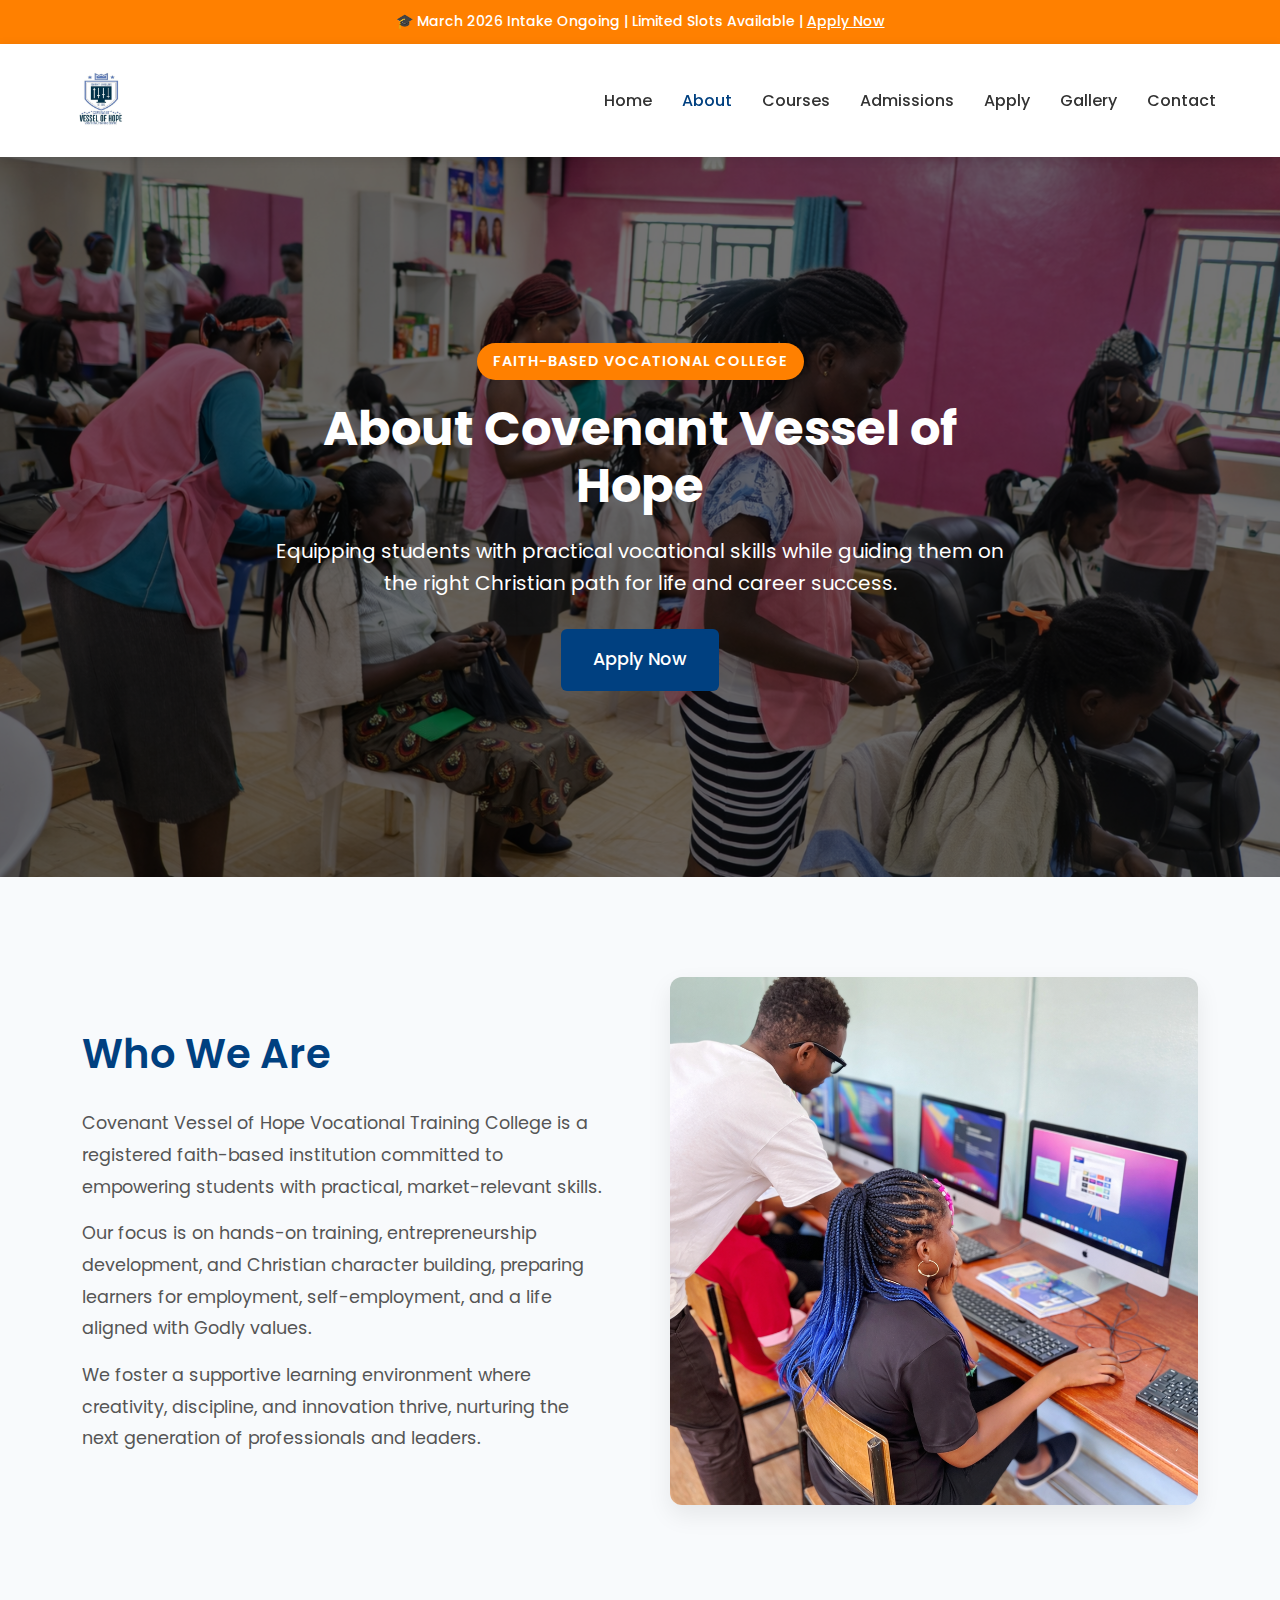
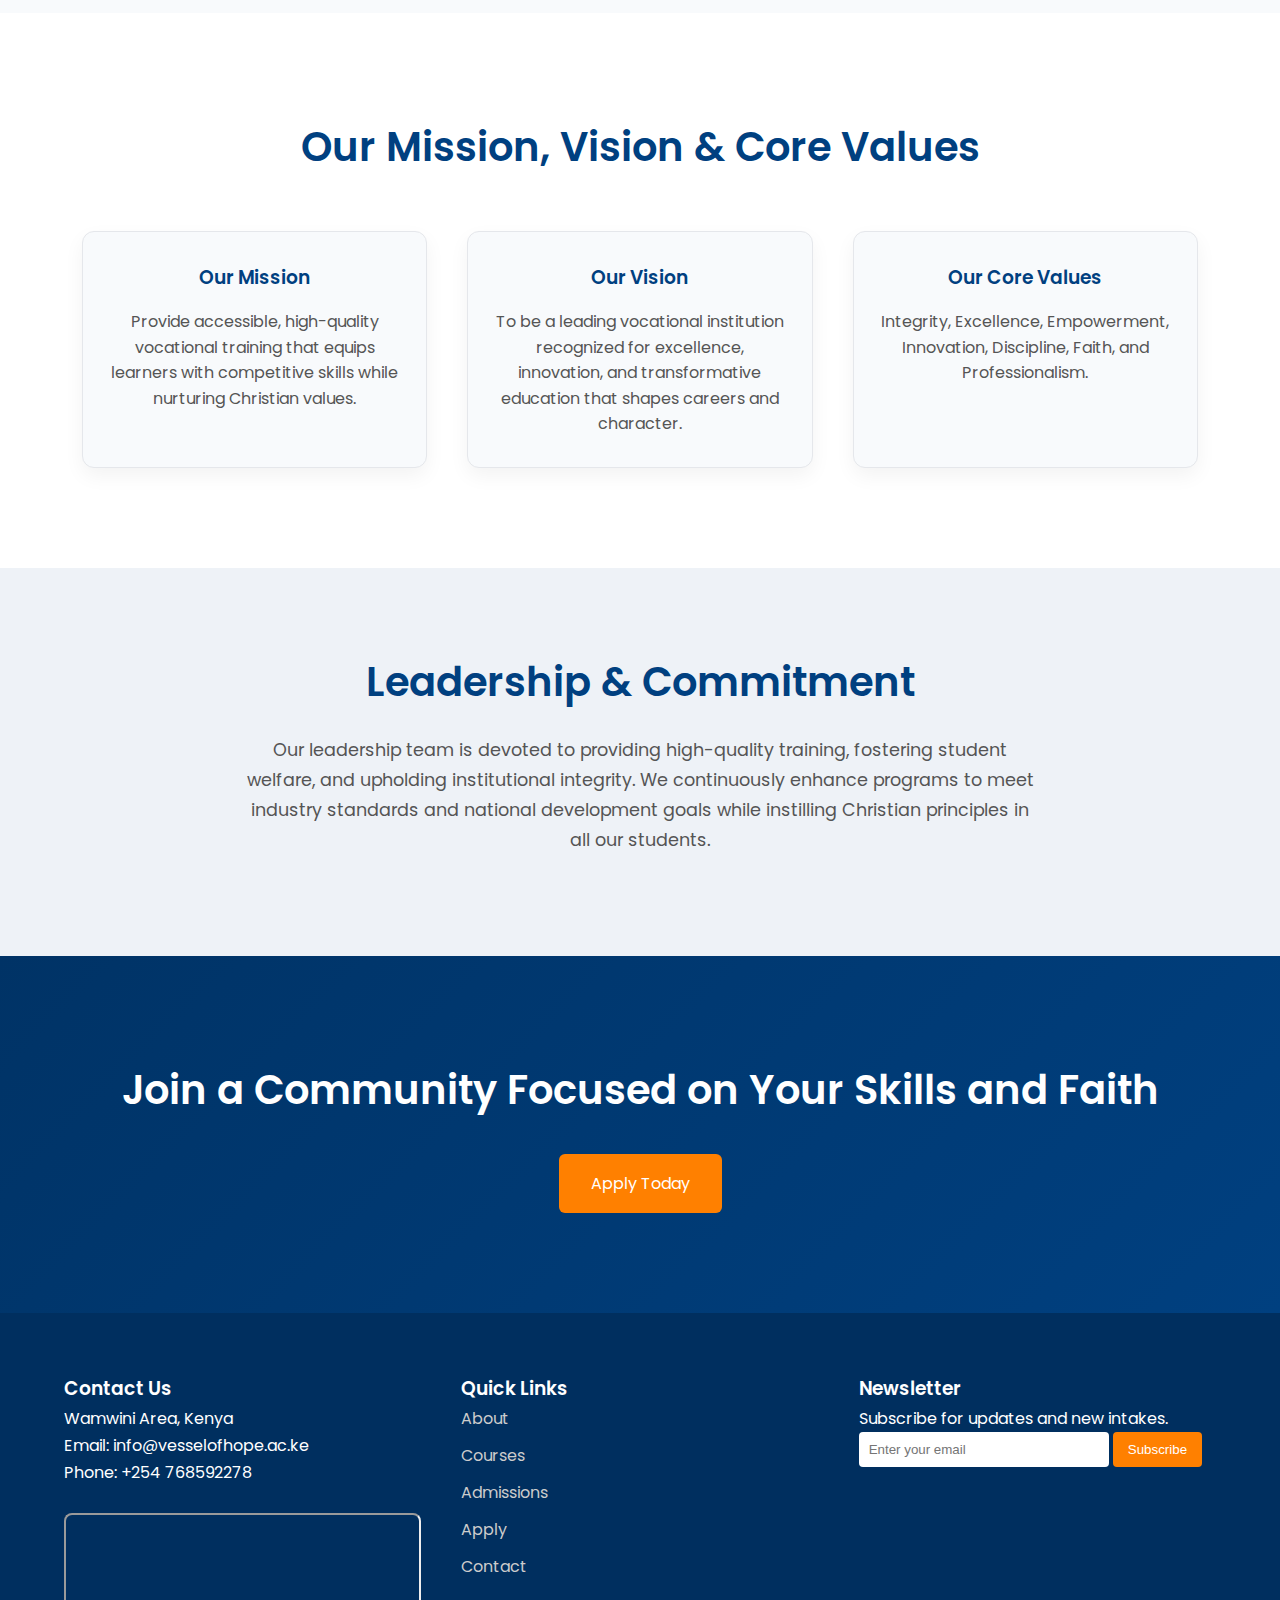
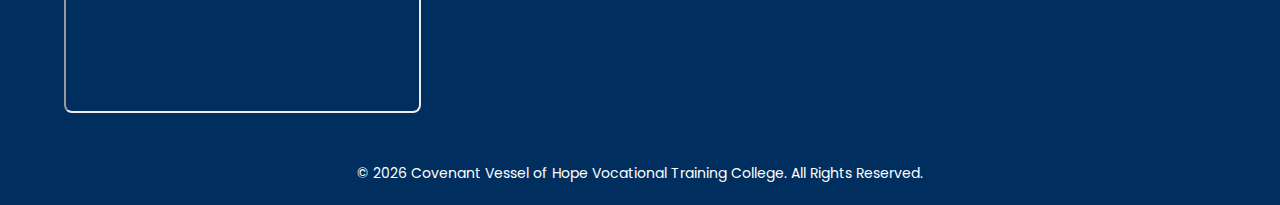
<file: about.html>
<!DOCTYPE html>
<html lang="en">
<head>

<meta charset="UTF-8">
<meta name="viewport" content="width=device-width, initial-scale=1.0">

<title>About Us | Covenant Vessel of Hope Vocational Training College</title>

<meta name="description" content="Learn more about Covenant Vessel of Hope Vocational Training College, our mission, vision, values, leadership, and commitment to quality vocational education in Kenya.">
<meta name="keywords" content="About Covenant Vessel of Hope, Vocational College Kenya, TVET College Wamwini, Skills Training Kenya">
<meta name="author" content="Covenant Vessel of Hope Vocational Training College">

<meta property="og:title" content="About Covenant Vessel of Hope Vocational Training College">
<meta property="og:description" content="Discover our mission, vision and commitment to empowering skills and transforming futures.">
<meta property="og:image" content="images/hero.jpg">
<meta property="og:type" content="website">

<link rel="icon" href="images/favicon.png">
<link href="https://fonts.googleapis.com/css2?family=Poppins:wght@300;400;500;600;700&display=swap" rel="stylesheet">

<style>

/* ================= GLOBAL ================= */
*{margin:0;padding:0;box-sizing:border-box;}
body{font-family:'Poppins',sans-serif;background:#f4f6f9;color:#333;line-height:1.7;}
.container{width:90%;max-width:1200px;margin:auto;}
section{padding:80px 0;}
h1,h2,h3{font-weight:600;}
.btn{display:inline-block;padding:14px 28px;background:#004080;color:#fff;text-decoration:none;border-radius:6px;transition:0.3s;cursor:pointer;}
.btn:hover{background:#002f5f;}

/* ================= TOP BAR ================= */
.top-bar{background:#ff8000;color:#fff;text-align:center;padding:10px;font-weight:500;font-size:14px;}

/* ================= HEADER ================= */
header{background:#fff;position:sticky;top:0;z-index:1000;box-shadow:0 2px 10px rgba(0,0,0,0.1);}
.nav-container{display:flex;justify-content:space-between;align-items:center;padding:15px 0;}
.logo img{height:75px;}
nav ul{display:flex;list-style:none;gap:30px;}
nav ul li a{text-decoration:none;color:#333;font-weight:500;transition:0.3s;}
nav ul li a:hover{color:#004080;}

/* BURGER MENU FOR MOBILE */
.burger{display:none;flex-direction:column;gap:5px;cursor:pointer;}
.burger div{width:25px;height:3px;background:#004080;}

/* ================= HERO ================= */
.page-hero{
position:relative;
height:60vh;
background:url('images/hero.jpg') center/cover no-repeat;
display:flex;
align-items:center;
justify-content:center;
text-align:center;
color:#fff;
}
.page-hero::after{
content:"";
position:absolute;
width:100%;
height:100%;
background:rgba(0,0,0,0.65);
}
.page-hero-content{
position:relative;
z-index:2;
max-width:800px;
}
.page-hero h1{font-size:2.8rem;margin-bottom:20px;}
.page-hero p{font-size:1.2rem;}

/* ================= ABOUT SECTION ================= */
.about-section{background:#fff;}
.about-grid{
display:grid;
grid-template-columns:1fr 1fr;
gap:50px;
align-items:center;
}
.about-grid img{
width:100%;
border-radius:10px;
box-shadow:0 10px 25px rgba(0,0,0,0.08);
}

/* ================= MISSION VISION VALUES ================= */
.mvv{background:#eef2f7;text-align:center;}
.mvv-grid{
display:grid;
grid-template-columns:repeat(auto-fit,minmax(250px,1fr));
gap:40px;
margin-top:40px;
}
.mvv-card{
background:#fff;
padding:30px;
border-radius:10px;
box-shadow:0 8px 20px rgba(0,0,0,0.05);
}
.mvv-card h3{color:#004080;margin-bottom:15px;}

/* ================= LEADERSHIP ================= */
.leadership{background:#fff;text-align:center;}
.leadership p{max-width:800px;margin:20px auto;}

/* ================= CTA ================= */
.cta{background:#004080;color:#fff;text-align:center;padding:60px 0;}
.cta h2{margin-bottom:20px;}

/* ================= FOOTER ================= */
footer{background:#002f5f;color:#fff;padding:60px 0 20px;}
.footer-grid{display:grid;grid-template-columns:repeat(auto-fit,minmax(250px,1fr));gap:40px;}
footer ul{list-style:none;}
footer ul li{margin-bottom:10px;}
footer ul li a{color:#ccc;text-decoration:none;}
footer ul li a:hover{color:#fff;}
.newsletter input{padding:10px;width:70%;border:none;border-radius:4px;}
.newsletter button{padding:10px 15px;border:none;background:#ff8000;color:#fff;border-radius:4px;cursor:pointer;}
.copyright{text-align:center;margin-top:40px;font-size:14px;}
iframe{border-radius:8px;}

/* ================= RESPONSIVE ================= */

/* Medium screens / tablets */
@media (max-width:1024px){
  .page-hero h1{font-size:2.5rem;}
  .page-hero p{font-size:1.1rem;}
  .about-grid{gap:30px;}
  .mvv-grid{gap:30px;}
}

/* Small screens / mobile */
@media (max-width:768px){
  .nav-container{flex-direction:column;align-items:flex-start;}
  nav ul{flex-direction:column;gap:15px;width:100%;display:none;}
  nav ul.active{display:flex;}
  .burger{display:flex;}
  .page-hero h1{font-size:2rem;}
  .page-hero p{font-size:1rem;}
  .about-grid{grid-template-columns:1fr;gap:20px;}
  .mvv-grid{gap:20px;}
  .mvv-card{padding:20px;}
  .leadership p{padding:0 15px;}
}

/* Extra small screens */
@media (max-width:480px){
  .page-hero h1{font-size:1.8rem;}
  .page-hero p{font-size:0.95rem;}
  .top-bar{font-size:12px;padding:8px;}
  .btn{padding:12px 20px;}
}

</style>

</head>
<body>
<div class="top-bar">
🎓 March 2026 Intake Ongoing | Limited Slots Available | 
<a href="apply.html" style="color:#fff;text-decoration:underline;">Apply Now</a>
</div>

<header>
  <div class="container nav-container">
    <a href="index.html" class="logo">
      <img src="vohlogo.jpg" alt="College Logo">
    </a>

    <!-- Hidden checkbox for toggling -->
    <input type="checkbox" id="menu-toggle" />

    <!-- Burger icon on the right -->
    <label for="menu-toggle" class="burger">
      <span></span>
      <span></span>
      <span></span>
    </label>

    <nav>
      <ul>
        <li><a href="index.html">Home</a></li>
        <li><a href="about.html" style="color:#004080;">About</a></li>
        <li><a href="course.html">Courses</a></li>
        <li><a href="adimission.html">Admissions</a></li>
        <li><a href="apply.html">Apply</a></li>
         <li><a href="gallery.html">Gallery</a></li>
        <li><a href="contact.html">Contact</a></li>
      </ul>
    </nav>
  </div>
</header>

<style>
    /* HIDE CHECKBOX */
#menu-toggle { display: none; }

/* BURGER ICON ON RIGHT */
.burger {
  display: none;       /* visible only on mobile */
  flex-direction: column;
  gap: 5px;
  cursor: pointer;
}
.burger span {
  display: block;
  width: 25px;
  height: 3px;
  background: #004080;
  border-radius: 2px;
  transition: 0.3s;
}

/* NAV STYLING */
nav ul {
  display: flex;
  list-style: none;
  gap: 30px;
}

/* MOBILE RESPONSIVE */
@media (max-width: 768px) {
  nav ul {
    display: none;
    flex-direction: column;
    width: 100%;
    background: #fff;
    position: absolute;
    top: 100%;
    left: 0;
    box-shadow: 0 5px 10px rgba(0,0,0,0.1);
  }
  nav ul li {
    width: 100%;
    text-align: center;
    padding: 15px 0;
  }

  /* SHOW BURGER ON RIGHT */
  .burger {
    display: flex;
    order: 2;          /* ensures it’s after the logo in flex */
  }
  .nav-container {
    display: flex;
    justify-content: space-between;
    align-items: center;
    position: relative;
  }

  /* TOGGLE MENU WHEN CHECKBOX CHECKED */
  #menu-toggle:checked + .burger + nav ul {
    display: flex;
  }
}

</style>

<!-- HERO SECTION -->
<section class="hero about-hero">
  <div class="hero-overlay"></div>
  <div class="hero-content">
    <span class="hero-badge">Faith-Based Vocational College</span>
    <h1>About Covenant Vessel of Hope</h1>
    <p>Equipping students with practical vocational skills while guiding them on the right Christian path for life and career success.</p>
    <a href="apply.html" class="btn">Apply Now</a>
  </div>
</section>

<!-- ABOUT US -->
<section class="about-section">
  <div class="container about-grid">
    <div class="about-text">
      <h2>Who We Are</h2>
      <p>
        Covenant Vessel of Hope Vocational Training College is a registered faith-based institution committed to empowering students with practical, market-relevant skills.
      </p>
      <p>
        Our focus is on hands-on training, entrepreneurship development, and Christian character building, preparing learners for employment, self-employment, and a life aligned with Godly values.
      </p>
      <p>
        We foster a supportive learning environment where creativity, discipline, and innovation thrive, nurturing the next generation of professionals and leaders.
      </p>
    </div>
    <div class="about-image">
      <img src="ictgd.png" alt="Students in Training">
    </div>
  </div>
</section>

<!-- MISSION, VISION & VALUES -->
<section class="mvv">
  <div class="container">
    <h2>Our Mission, Vision & Core Values</h2>
    <div class="mvv-grid">

      <div class="mvv-card">
        <h3>Our Mission</h3>
        <p>Provide accessible, high-quality vocational training that equips learners with competitive skills while nurturing Christian values.</p>
      </div>

      <div class="mvv-card">
        <h3>Our Vision</h3>
        <p>To be a leading vocational institution recognized for excellence, innovation, and transformative education that shapes careers and character.</p>
      </div>

      <div class="mvv-card">
        <h3>Our Core Values</h3>
        <p>Integrity, Excellence, Empowerment, Innovation, Discipline, Faith, and Professionalism.</p>
      </div>

    </div>
  </div>
</section>

<!-- LEADERSHIP -->
<section class="leadership">
  <div class="container">
    <h2>Leadership & Commitment</h2>
    <p>
      Our leadership team is devoted to providing high-quality training, fostering student welfare, and upholding institutional integrity. We continuously enhance programs to meet industry standards and national development goals while instilling Christian principles in all our students.
    </p>
  </div>
</section>

<!-- CTA -->
<section class="cta">
  <div class="container">
    <h2>Join a Community Focused on Your Skills and Faith</h2>
    <a href="apply.html" class="btn">Apply Today</a>
  </div>
</section>

<style>
/* ===== HERO ===== */
.hero.about-hero {
  position: relative;
  height: 80vh;
  background: url('beautyhero.png') center/cover no-repeat;
  display: flex;
  align-items: center;
  justify-content: center;
  text-align: center;
  color: #fff;
  overflow: hidden;
}

.hero.about-hero .hero-overlay {
  position: absolute;
  top: 0;
  left: 0;
  width: 100%;
  height: 100%;
  background: rgba(0,0,0,0.55);
  z-index: 1;
}

.hero-content {
  position: relative;
  z-index: 2;
  max-width: 800px;
  padding: 0 20px;
}

.hero-badge {
  display: inline-block;
  padding: 6px 16px;
  background: #ff8000;
  color: #fff;
  font-weight: 600;
  font-size: 0.9rem;
  border-radius: 50px;
  margin-bottom: 20px;
  letter-spacing: 1px;
  text-transform: uppercase;
}

.hero h1 {
  font-size: 3rem;
  font-weight: 700;
  line-height: 1.2;
  margin-bottom: 20px;
}

.hero p {
  font-size: 1.25rem;
  line-height: 1.6;
  margin-bottom: 30px;
}

.hero .btn {
  padding: 16px 32px;
  font-size: 1.1rem;
  border-radius: 6px;
  background: #004080;
  color: #fff;
  text-decoration: none;
  font-weight: 500;
  transition: all 0.3s ease;
}

.hero .btn:hover {
  background: #ff8000;
  transform: translateY(-3px);
}

/* ===== ABOUT ===== */
.about-section {
  padding: 100px 20px;
  background: #f8fafc;
}

.about-grid {
  display: grid;
  grid-template-columns: 1fr 1fr;
  gap: 60px;
  align-items: center;
  max-width: 1200px;
  margin: auto;
}

.about-text h2 {
  font-size: 2.5rem;
  color: #004080;
  margin-bottom: 20px;
}

.about-text p {
  font-size: 1.1rem;
  color: #555;
  line-height: 1.8;
  margin-bottom: 15px;
}

.about-image img {
  width: 100%;
  border-radius: 12px;
}

/* ===== MISSION, VISION & VALUES ===== */
.mvv {
  padding: 100px 20px;
  background: #ffffff;
  text-align: center;
}

.mvv h2 {
  font-size: 2.5rem;
  color: #004080;
  margin-bottom: 50px;
}

.mvv-grid {
  display: grid;
  grid-template-columns: repeat(auto-fit,minmax(280px,1fr));
  gap: 40px;
  max-width: 1200px;
  margin: auto;
}

.mvv-card {
  background: #f8fafc;
  padding: 30px 25px;
  border-radius: 12px;
  border: 1px solid #e5e7eb;
  transition: 0.3s ease;
}

.mvv-card h3 {
  color: #004080;
  margin-bottom: 15px;
}

.mvv-card p {
  color: #555;
  line-height: 1.6;
}

/* ===== LEADERSHIP ===== */
.leadership {
  padding: 80px 20px;
  background: #eef2f7;
  text-align: center;
}

.leadership h2 {
  font-size: 2.5rem;
  color: #004080;
  margin-bottom: 20px;
}

.leadership p {
  font-size: 1.1rem;
  color: #555;
  line-height: 1.7;
}

/* ===== CTA ===== */
.cta {
  background: linear-gradient(135deg, #003366, #004080);
  color: #fff;
  padding: 100px 20px;
  text-align: center;
}

.cta h2 {
  font-size: 2.5rem;
  margin-bottom: 30px;
}

.cta .btn {
  background: #ff8000;
  padding: 16px 32px;
}

@media (max-width: 900px){
  .about-grid { grid-template-columns: 1fr; gap: 40px; }
  .hero h1 { font-size: 2rem; }
  .hero p { font-size: 1rem; }
  .hero .btn { padding: 12px 24px; font-size: 1rem; }
}
</style>


<footer>
<div class="container footer-grid">

<div>
<h3>Contact Us</h3>
<p>Wamwini Area, Kenya</p>
<p>Email: info@vesselofhope.ac.ke</p>
<p>Phone: +254 768592278</p>
<br>
<iframe src="https://www.google.com/maps/embed?pb=YOUR_MAP_LINK" width="100%" height="200"></iframe>
</div>

<div>
<h3>Quick Links</h3>
<ul>
<li><a href="about.html">About</a></li>
<li><a href="courses.html">Courses</a></li>
<li><a href="admissions.html">Admissions</a></li>
<li><a href="apply.html">Apply</a></li>
<li><a href="contact.html">Contact</a></li>
</ul>
</div>

<div>
<h3>Newsletter</h3>
<p>Subscribe for updates and new intakes.</p>
<div class="newsletter">
<input type="email" placeholder="Enter your email">
<button>Subscribe</button>
</div>
</div>

</div>

<div class="copyright">
&copy; 2026 Covenant Vessel of Hope Vocational Training College. All Rights Reserved.
</div>

</footer>

</body>
</html>
</file>
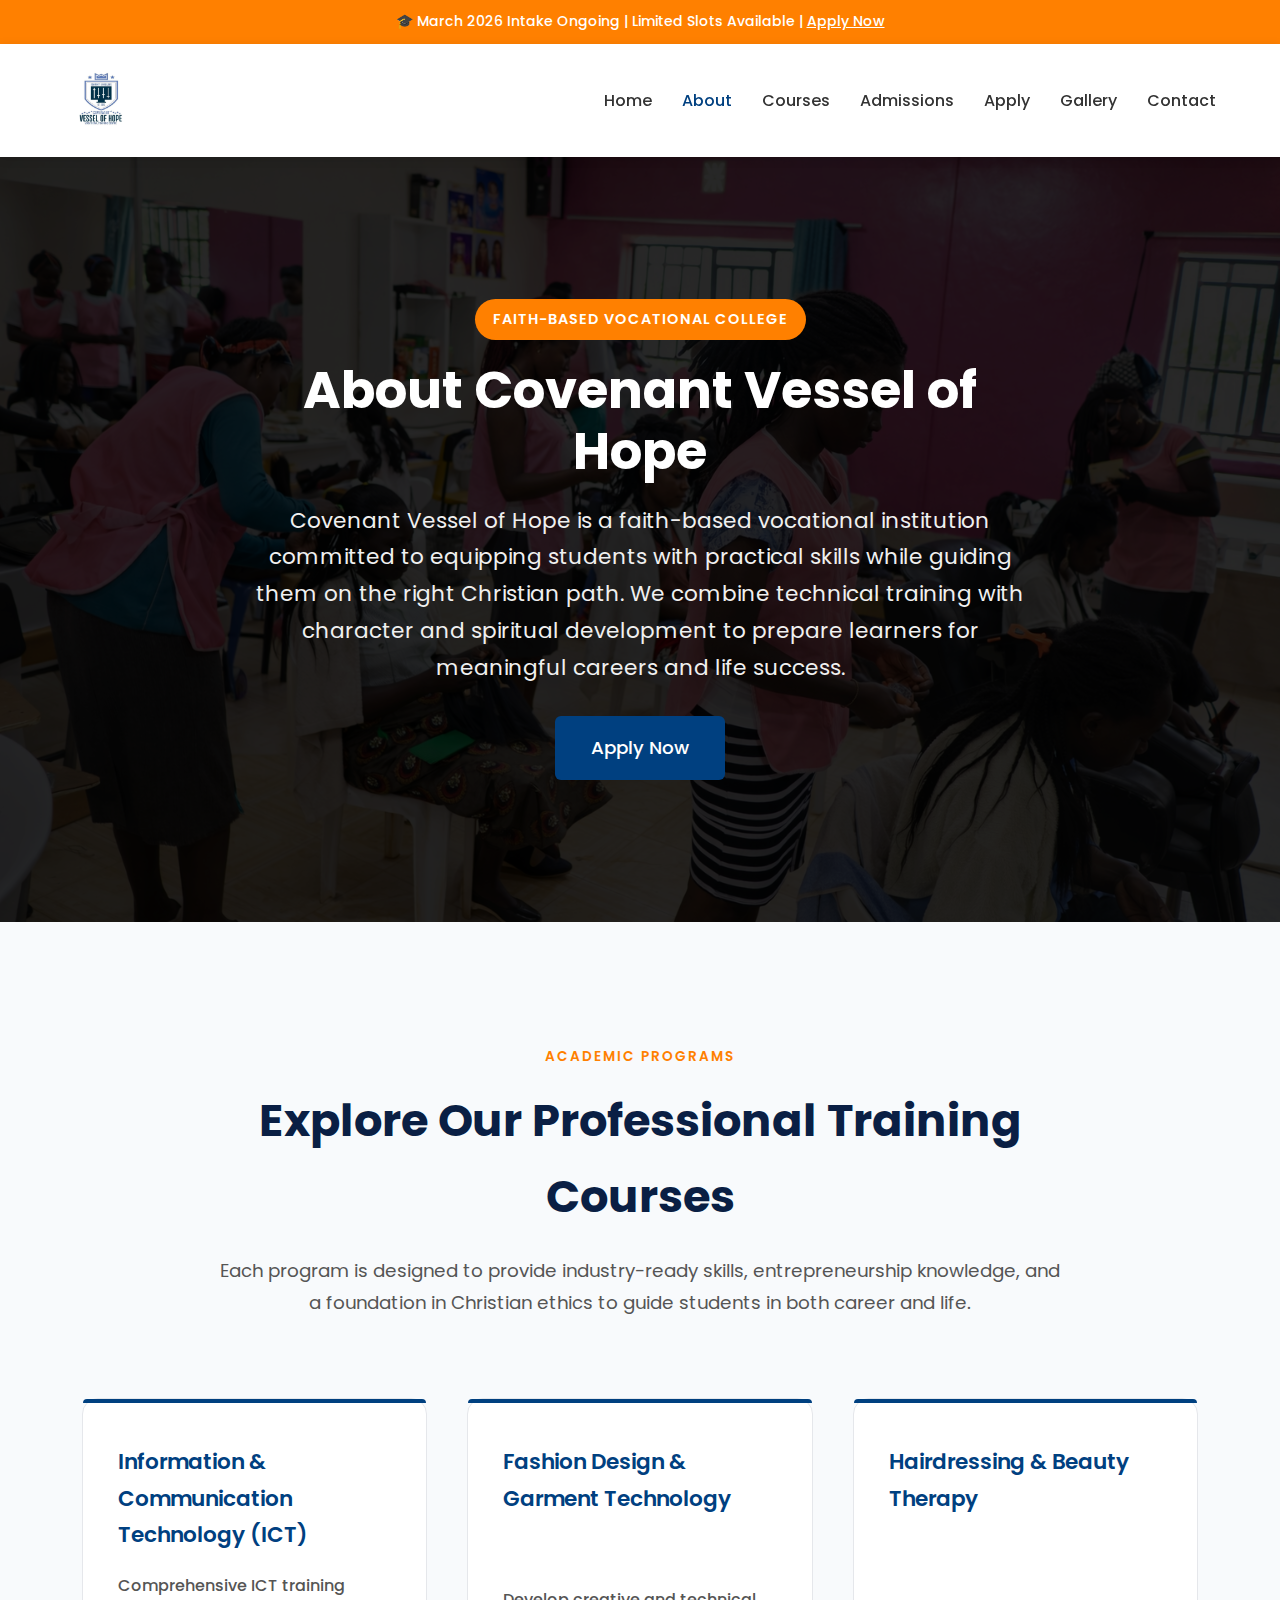
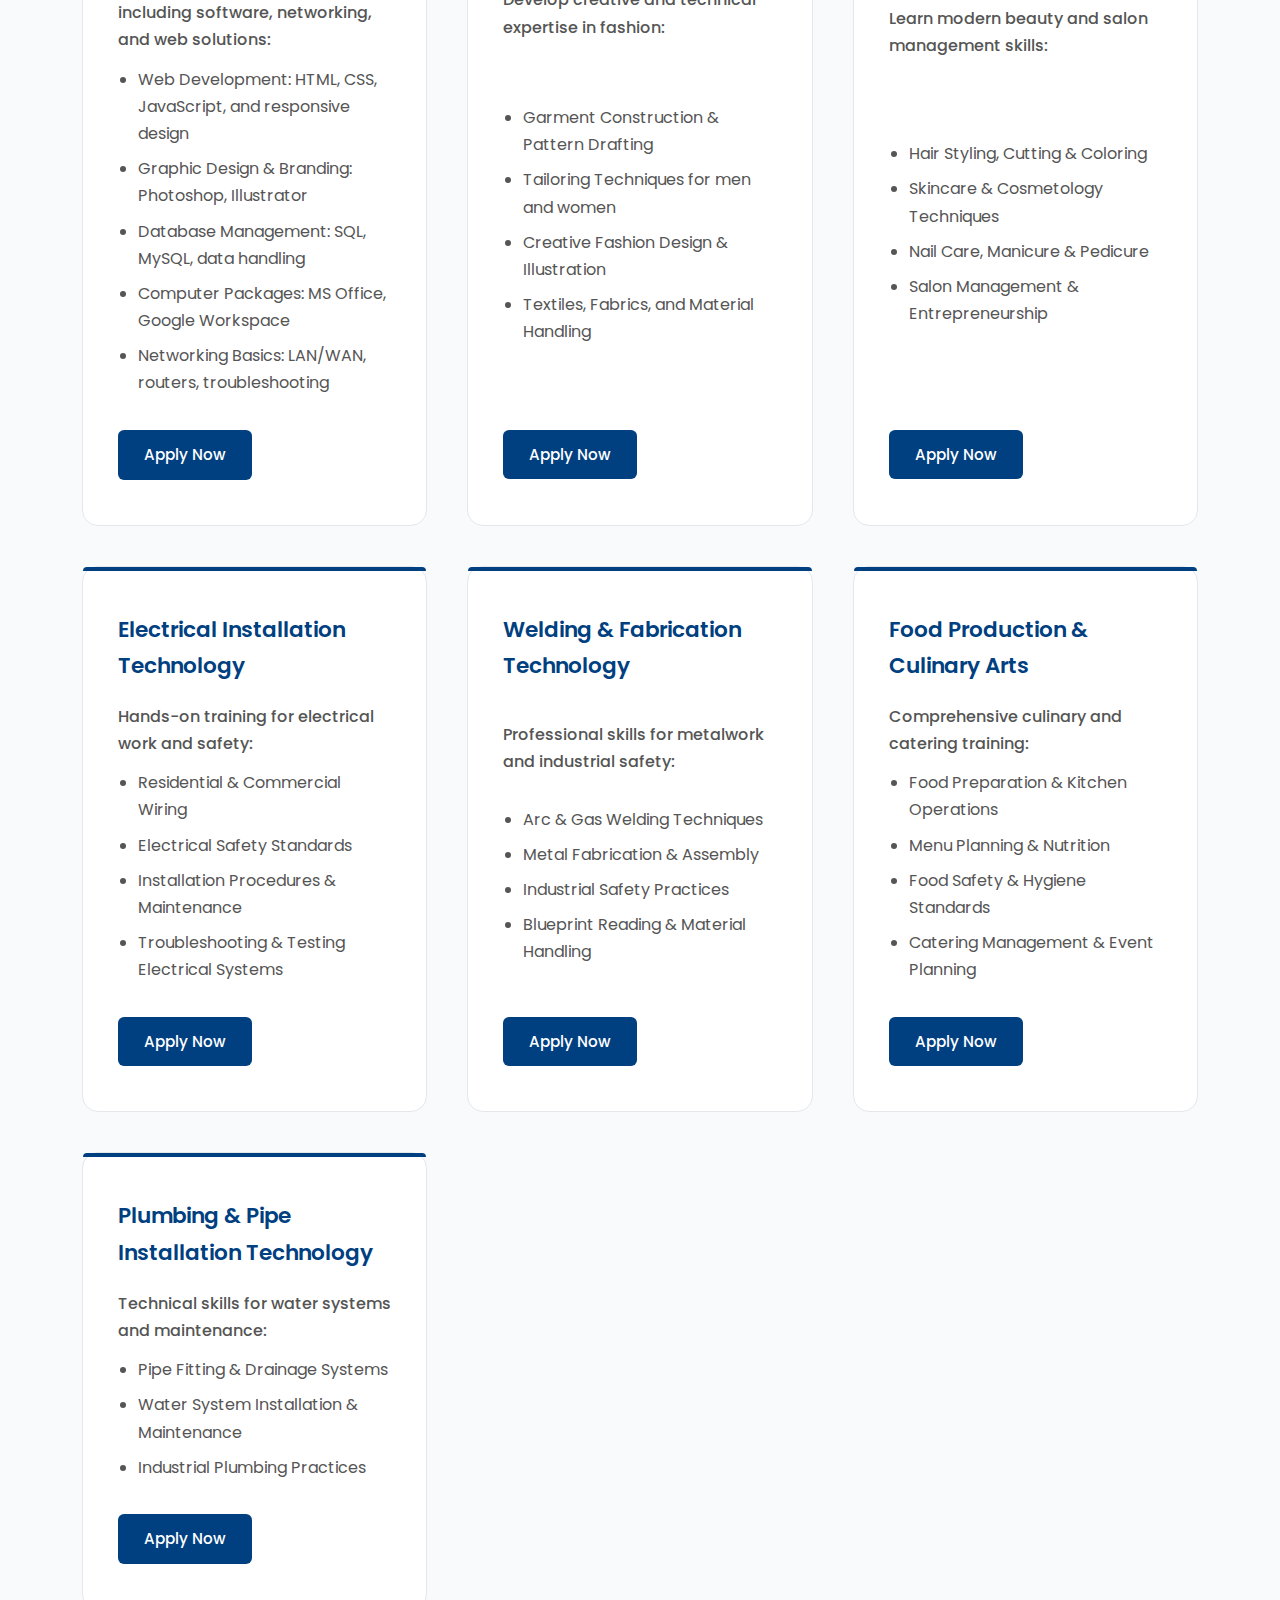
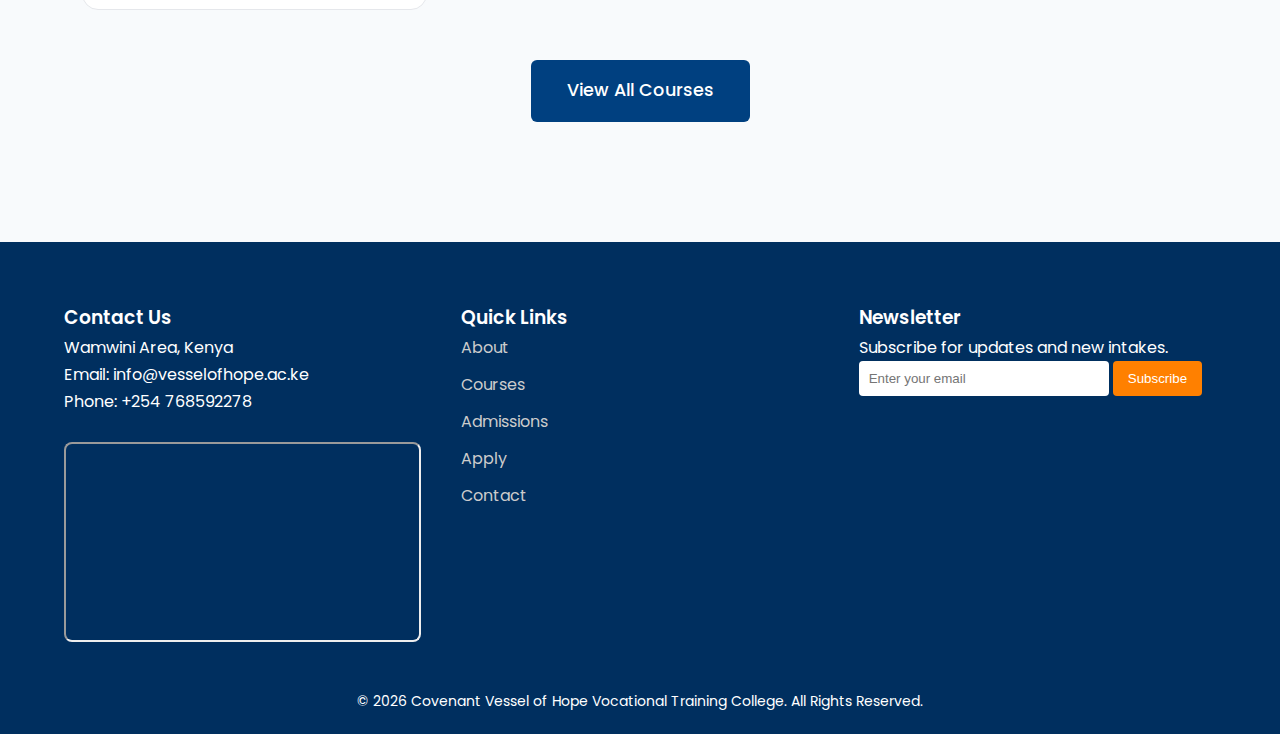
<file: course.html>
<!DOCTYPE html>
<html lang="en">
<head>
<meta charset="UTF-8">
<meta name="viewport" content="width=device-width, initial-scale=1.0">

<title>Courses | Covenant Vessel of Hope Vocational Training College</title>
<meta name="description" content="Explore the courses offered at Covenant Vessel of Hope Vocational Training College. Learn ICT, Fashion, Beauty Therapy, Electrical Installation, and more.">
<meta name="keywords" content="Courses, Vocational College Kenya, TVET Kenya, ICT, Fashion, Beauty, Electrical">
<meta name="author" content="Covenant Vessel of Hope Vocational Training College">

<meta property="og:title" content="Covenant Vessel of Hope Vocational Training College">
<meta property="og:description" content="Empowering Skills. Transforming Futures. Admissions Ongoing.">
<meta property="og:image" content="images/courses-hero.jpg">
<meta property="og:type" content="website">

<link rel="icon" href="images/favicon.png">
<link href="https://fonts.googleapis.com/css2?family=Poppins:wght@300;400;500;600;700&display=swap" rel="stylesheet">

<style>

/* ================= GLOBAL ================= */
*{margin:0;padding:0;box-sizing:border-box;}
body{font-family:'Poppins',sans-serif;background:#f4f6f9;color:#333;line-height:1.7;}
.container{width:90%;max-width:1200px;margin:auto;}
section{padding:80px 0;}
h1,h2,h3{font-weight:600;}
.btn{display:inline-block;padding:14px 28px;background:#004080;color:#fff;text-decoration:none;border-radius:6px;transition:0.3s;}
.btn:hover{background:#002f5f;}

/* ================= TOP BAR ================= */
.top-bar{background:#ff8000;color:#fff;text-align:center;padding:10px;font-weight:500;font-size:14px;}

/* ================= HEADER ================= */
header{background:#fff;position:sticky;top:0;z-index:1000;box-shadow:0 2px 10px rgba(0,0,0,0.1);}
.nav-container{display:flex;justify-content:space-between;align-items:center;padding:15px 0;}
.logo img{height:75px;}
nav ul{display:flex;list-style:none;gap:30px;}
nav ul li a{text-decoration:none;color:#333;font-weight:500;transition:0.3s;}
nav ul li a:hover,
nav ul li a.active{color:#004080;}

/* ================= HERO ================= */
.hero{position:relative;height:90vh;background:url('images/courses-hero.jpg') center/cover no-repeat;display:flex;align-items:center;justify-content:center;text-align:center;color:#fff;}
.hero::after{content:"";position:absolute;width:100%;height:100%;background:rgba(0,0,0,0.65);}
.hero-content{position:relative;z-index:2;max-width:800px;}
.hero h1{font-size:3.2rem;margin-bottom:20px;}
.hero p{font-size:1.3rem;margin-bottom:30px;}

/* ================= STATS ================= */
.stats{background:#fff;text-align:center;}
.stats-grid{display:grid;grid-template-columns:repeat(auto-fit,minmax(200px,1fr));gap:40px;}
.stat-box{padding:30px;background:#f9fbff;border-radius:10px;box-shadow:0 5px 15px rgba(0,0,0,0.05);}
.stat-box h2{font-size:2.4rem;color:#004080;}

/* ================= ACCREDITATION ================= */
.accreditation{background:#eef2f7;text-align:center;}
.accreditation img{height:70px;margin:20px;}

/* ================= PROGRAMS ================= */
.program-grid{display:grid;grid-template-columns:repeat(auto-fit,minmax(250px,1fr));gap:30px;}
.program-card{background:#fff;padding:30px;border-radius:10px;box-shadow:0 8px 20px rgba(0,0,0,0.05);transition:0.3s;}
.program-card:hover{transform:translateY(-8px);}
.program-card h3{color:#004080;margin-bottom:15px;}
.program-card p{color:#555;line-height:1.5;}

/* ================= CTA ================= */
.cta{background:#004080;color:#fff;text-align:center;padding:60px 0;}
.cta h2{margin-bottom:20px;}

/* ================= FOOTER ================= */
footer{background:#002f5f;color:#fff;padding:60px 0 20px;}
.footer-grid{display:grid;grid-template-columns:repeat(auto-fit,minmax(250px,1fr));gap:40px;}
footer ul{list-style:none;}
footer ul li{margin-bottom:10px;}
footer ul li a{color:#ccc;text-decoration:none;}
footer ul li a:hover{color:#fff;}
.newsletter input{padding:10px;width:70%;border:none;border-radius:4px;}
.newsletter button{padding:10px 15px;border:none;background:#ff8000;color:#fff;border-radius:4px;cursor:pointer;}
.copyright{text-align:center;margin-top:40px;font-size:14px;}

iframe{border-radius:8px;}

</style>
</head>
<body>

<div class="top-bar">
🎓 March 2026 Intake Ongoing | Limited Slots Available | 
<a href="apply.html" style="color:#fff;text-decoration:underline;">Apply Now</a>
</div>

<header>
  <div class="container nav-container">
    <a href="index.html" class="logo">
      <img src="vohlogo.jpg" alt="College Logo">
    </a>

    <!-- Hidden checkbox for toggling -->
    <input type="checkbox" id="menu-toggle" />

    <!-- Burger icon on the right -->
    <label for="menu-toggle" class="burger">
      <span></span>
      <span></span>
      <span></span>
    </label>

    <nav>
      <ul>
        <li><a href="index.html">Home</a></li>
        <li><a href="about.html" style="color:#004080;">About</a></li>
        <li><a href="course.html">Courses</a></li>
        <li><a href="adimission.html">Admissions</a></li>
        <li><a href="apply.html">Apply</a></li>
         <li><a href="gallery.html">Gallery</a></li>
        <li><a href="contact.html">Contact</a></li>
      </ul>
    </nav>
  </div>
</header>

<style>
    /* HIDE CHECKBOX */
#menu-toggle { display: none; }

/* BURGER ICON ON RIGHT */
.burger {
  display: none;       /* visible only on mobile */
  flex-direction: column;
  gap: 5px;
  cursor: pointer;
}
.burger span {
  display: block;
  width: 25px;
  height: 3px;
  background: #004080;
  border-radius: 2px;
  transition: 0.3s;
}

/* NAV STYLING */
nav ul {
  display: flex;
  list-style: none;
  gap: 30px;
}

/* MOBILE RESPONSIVE */
@media (max-width: 768px) {
  nav ul {
    display: none;
    flex-direction: column;
    width: 100%;
    background: #fff;
    position: absolute;
    top: 100%;
    left: 0;
    box-shadow: 0 5px 10px rgba(0,0,0,0.1);
  }
  nav ul li {
    width: 100%;
    text-align: center;
    padding: 15px 0;
  }

  /* SHOW BURGER ON RIGHT */
  .burger {
    display: flex;
    order: 2;          /* ensures it’s after the logo in flex */
  }
  .nav-container {
    display: flex;
    justify-content: space-between;
    align-items: center;
    position: relative;
  }

  /* TOGGLE MENU WHEN CHECKBOX CHECKED */
  #menu-toggle:checked + .burger + nav ul {
    display: flex;
  }
}

</style>

<!-- HERO SECTION -->
<section class="hero about-hero">
  <div class="hero-overlay"></div>
  <div class="hero-content">
    <span class="hero-badge">Faith-Based Vocational College</span>
    <h1>About Covenant Vessel of Hope</h1>
    <p>
      Covenant Vessel of Hope is a faith-based vocational institution committed to equipping students with practical skills while guiding them on the right Christian path. We combine technical training with character and spiritual development to prepare learners for meaningful careers and life success.
    </p>
    <a href="apply.html" class="btn">Apply Now</a>
  </div>
</section>

<!-- DETAILED COURSES SECTION -->
<section class="courses-section">
  <div class="container">
    <div class="section-header">
      <span class="section-tag">ACADEMIC PROGRAMS</span>
      <h2>Explore Our Professional Training Courses</h2>
      <p>
        Each program is designed to provide industry-ready skills, entrepreneurship knowledge, and a foundation in Christian ethics to guide students in both career and life.
      </p>
    </div>

    <div class="course-grid">

      <!-- ICT -->
      <div class="course-card">
        <h3>Information & Communication Technology (ICT)</h3>
        <p>Comprehensive ICT training including software, networking, and web solutions:</p>
        <ul>
          <li>Web Development: HTML, CSS, JavaScript, and responsive design</li>
          <li>Graphic Design & Branding: Photoshop, Illustrator</li>
          <li>Database Management: SQL, MySQL, data handling</li>
          <li>Computer Packages: MS Office, Google Workspace</li>
          <li>Networking Basics: LAN/WAN, routers, troubleshooting</li>
        </ul>
        <a href="apply.html" class="card-btn">Apply Now</a>
      </div>

      <!-- Fashion -->
      <div class="course-card">
        <h3>Fashion Design & Garment Technology</h3>
        <p>Develop creative and technical expertise in fashion:</p>
        <ul>
          <li>Garment Construction & Pattern Drafting</li>
          <li>Tailoring Techniques for men and women</li>
          <li>Creative Fashion Design & Illustration</li>
          <li>Textiles, Fabrics, and Material Handling</li>
        </ul>
        <a href="apply.html" class="card-btn">Apply Now</a>
      </div>

      <!-- Beauty -->
      <div class="course-card">
        <h3>Hairdressing & Beauty Therapy</h3>
        <p>Learn modern beauty and salon management skills:</p>
        <ul>
          <li>Hair Styling, Cutting & Coloring</li>
          <li>Skincare & Cosmetology Techniques</li>
          <li>Nail Care, Manicure & Pedicure</li>
          <li>Salon Management & Entrepreneurship</li>
        </ul>
        <a href="apply.html" class="card-btn">Apply Now</a>
      </div>

      <!-- Electrical -->
      <div class="course-card">
        <h3>Electrical Installation Technology</h3>
        <p>Hands-on training for electrical work and safety:</p>
        <ul>
          <li>Residential & Commercial Wiring</li>
          <li>Electrical Safety Standards</li>
          <li>Installation Procedures & Maintenance</li>
          <li>Troubleshooting & Testing Electrical Systems</li>
        </ul>
        <a href="apply.html" class="card-btn">Apply Now</a>
      </div>

      <!-- Welding -->
      <div class="course-card">
        <h3>Welding & Fabrication Technology</h3>
        <p>Professional skills for metalwork and industrial safety:</p>
        <ul>
          <li>Arc & Gas Welding Techniques</li>
          <li>Metal Fabrication & Assembly</li>
          <li>Industrial Safety Practices</li>
          <li>Blueprint Reading & Material Handling</li>
        </ul>
        <a href="apply.html" class="card-btn">Apply Now</a>
      </div>

      <!-- Culinary -->
      <div class="course-card">
        <h3>Food Production & Culinary Arts</h3>
        <p>Comprehensive culinary and catering training:</p>
        <ul>
          <li>Food Preparation & Kitchen Operations</li>
          <li>Menu Planning & Nutrition</li>
          <li>Food Safety & Hygiene Standards</li>
          <li>Catering Management & Event Planning</li>
        </ul>
        <a href="apply.html" class="card-btn">Apply Now</a>
      </div>

      <!-- Plumbing -->
      <div class="course-card">
        <h3>Plumbing & Pipe Installation Technology</h3>
        <p>Technical skills for water systems and maintenance:</p>
        <ul>
          <li>Pipe Fitting & Drainage Systems</li>
          <li>Water System Installation & Maintenance</li>
          <li>Industrial Plumbing Practices</li>
        </ul>
        <a href="apply.html" class="card-btn">Apply Now</a>
      </div>

    </div>

    <div class="center-btn">
      <a href="courses.html" class="btn">View All Courses</a>
    </div>
  </div>
</section>

<style>
/* ===== HERO ===== */
.hero.about-hero {
  position: relative;
  height: 85vh;
  background: url('beautyhero.png') center/cover no-repeat;
  display: flex;
  align-items: center;
  justify-content: center;
  text-align: center;
  color: #fff;
  overflow: hidden;
}

.hero-overlay {
  position: absolute;
  top:0; left:0; width:100%; height:100%;
  background: rgba(0,0,0,0.55);
  z-index: 1;
}

.hero-content {
  position: relative;
  z-index: 2;
  max-width: 850px;
  padding: 0 20px;
  animation: fadeIn 1.5s ease-in-out;
}

.hero-badge {
  display: inline-block;
  padding: 8px 18px;
  background: #ff8000;
  color: #fff;
  font-weight: 600;
  font-size: 0.9rem;
  border-radius: 50px;
  margin-bottom: 20px;
  letter-spacing: 1px;
  text-transform: uppercase;
}

.hero h1 {
  font-size: 3.2rem;
  font-weight: 700;
  line-height: 1.2;
  margin-bottom: 20px;
}

.hero p {
  font-size: 1.35rem;
  line-height: 1.7;
  margin-bottom: 30px;
  color: #f0f0f0;
}

.hero .btn {
  padding: 16px 36px;
  font-size: 1.15rem;
  border-radius: 6px;
  background: #004080;
  color: #fff;
  text-decoration: none;
  font-weight: 500;
  transition: all 0.3s ease;
}

.hero .btn:hover {
  background: #ff8000;
  transform: translateY(-3px);
}

/* Fade-in animation */
@keyframes fadeIn {
  0% { opacity: 0; transform: translateY(20px); }
  100% { opacity: 1; transform: translateY(0); }
}

/* ===== COURSES SECTION ===== */
.courses-section {
  padding: 120px 20px;
  background: #f8fafc;
}

.section-header {
  text-align: center;
  max-width: 850px;
  margin: 0 auto 80px auto;
}

.section-tag {
  display: inline-block;
  font-size: 0.85rem;
  letter-spacing: 2px;
  font-weight: 600;
  color: #ff8000;
  margin-bottom: 15px;
}

.section-header h2 {
  font-size: 2.8rem;
  color: #0a1f44;
  margin-bottom: 20px;
  font-weight: 700;
}

.section-header p {
  font-size: 1.15rem;
  color: #555;
  line-height: 1.7;
}

/* GRID LAYOUT */
.course-grid {
  display: grid;
  grid-template-columns: repeat(auto-fit,minmax(320px,1fr));
  gap: 40px;
  max-width: 1200px;
  margin: auto;
}

/* CARD STYLE */
.course-card {
  background: #fff;
  padding: 45px 35px;
  border-radius: 16px;
  border: 1px solid #e5e7eb;
  position: relative;
  transition: all 0.35s ease;
  display: flex;
  flex-direction: column;
  justify-content: space-between;
}

.course-card::before {
  content:"";
  position: absolute;
  top:0; left:0; width:100%; height:4px;
  background: #004080;
  border-top-left-radius: 16px;
  border-top-right-radius: 16px;
}

.course-card:hover {
  transform: translateY(-12px);
  box-shadow: 0 25px 60px rgba(0,0,0,0.08);
}

.course-card h3 {
  font-size: 1.35rem;
  color: #004080;
  margin-bottom: 18px;
  font-weight: 600;
}

.course-card p {
  font-size: 1rem;
  color: #555;
  margin-bottom: 12px;
  font-weight: 500;
}

.course-card ul {
  color: #555;
  padding-left: 20px;
  margin-bottom: 25px;
}

.course-card ul li {
  margin-bottom: 8px;
}

.card-btn {
  align-self: flex-start;
  padding: 12px 26px;
  background: #004080;
  color: #fff;
  text-decoration: none;
  font-size: 0.95rem;
  font-weight: 500;
  border-radius: 6px;
  transition: all 0.3s ease;
}

.card-btn:hover {
  background: #ff8000;
}

/* CENTER BUTTON */
.center-btn {
  text-align: center;
  margin-top: 50px;
}

.center-btn .btn {
  padding: 16px 36px;
  font-size: 1.1rem;
  font-weight: 500;
}

/* RESPONSIVE */
@media (max-width: 900px){
  .hero h1 { font-size: 2.2rem; }
  .hero p { font-size: 1.05rem; }
  .hero .btn { padding: 12px 26px; font-size: 1rem; }
  .course-grid { grid-template-columns: 1fr; gap: 30px; }
  .course-card { padding: 35px 25px; }
}
</style>

<footer>
<div class="container footer-grid">

<div>
<h3>Contact Us</h3>
<p>Wamwini Area, Kenya</p>
<p>Email: info@vesselofhope.ac.ke</p>
<p>Phone: +254 768592278</p>
<br>
<iframe src="https://www.google.com/maps/embed?pb=YOUR_MAP_LINK" width="100%" height="200"></iframe>
</div>

<div>
<h3>Quick Links</h3>
<ul>
<li><a href="about.html">About</a></li>
<li><a href="courses.html">Courses</a></li>
<li><a href="admissions.html">Admissions</a></li>
<li><a href="apply.html">Apply</a></li>
<li><a href="contact.html">Contact</a></li>
</ul>
</div>

<div>
<h3>Newsletter</h3>
<p>Subscribe for updates and new intakes.</p>
<div class="newsletter">
<input type="email" placeholder="Enter your email">
<button>Subscribe</button>
</div>
</div>

</div>

<div class="copyright">
&copy; 2026 Covenant Vessel of Hope Vocational Training College. All Rights Reserved.
</div>
</footer>

</body>
</html>
</file>
